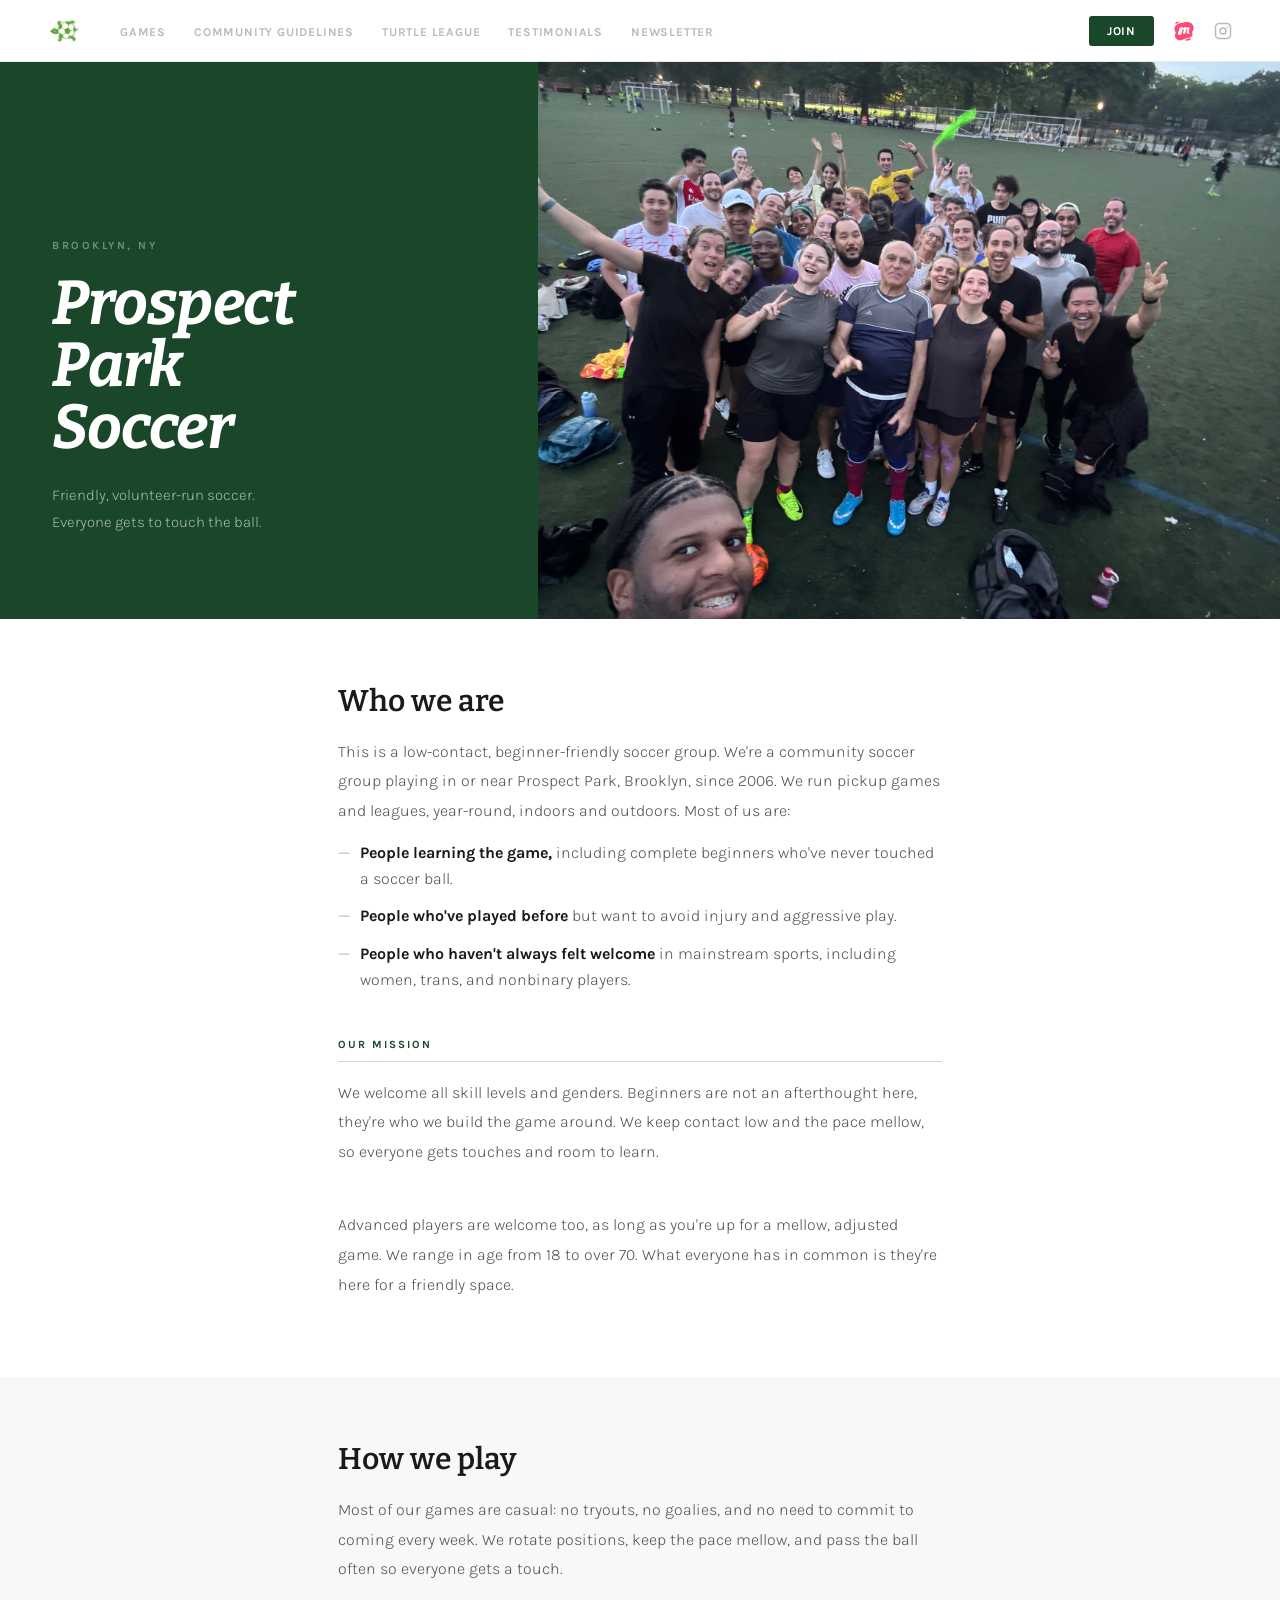
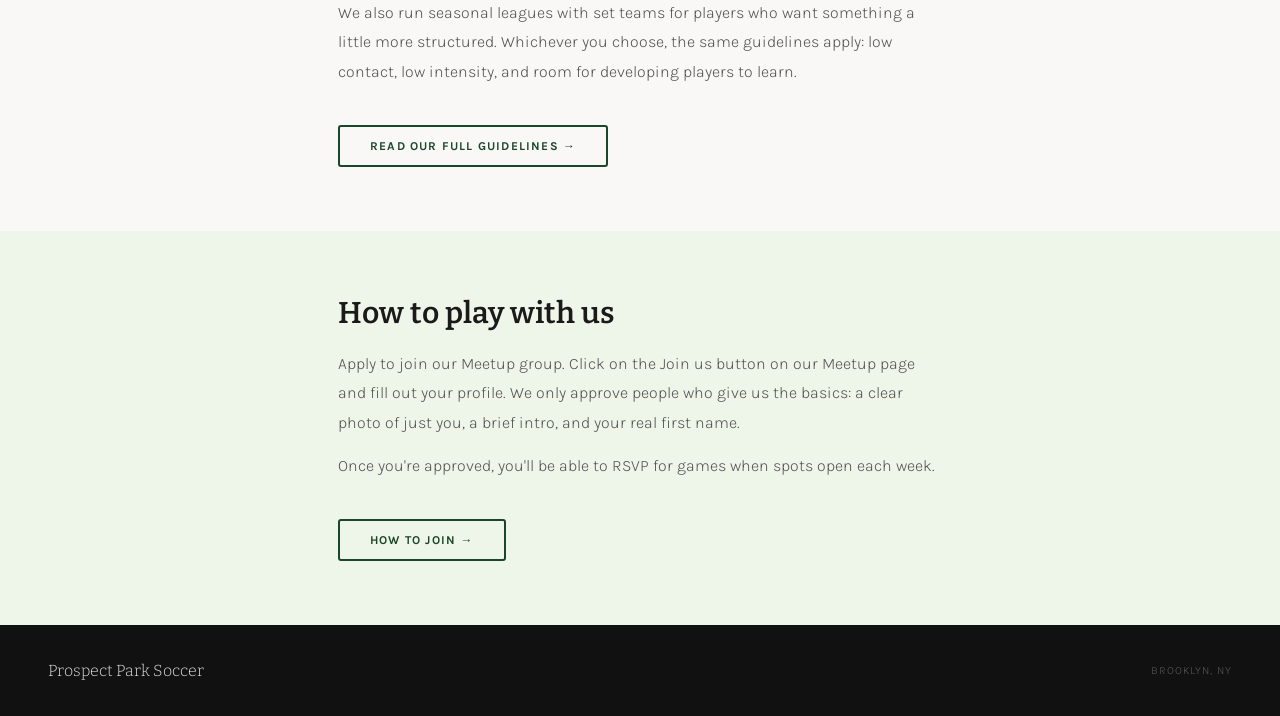
<file: index.html>
<!DOCTYPE html>
<html lang="en">
<head>
  <!-- Google tag (gtag.js) -->
  <script async src="https://www.googletagmanager.com/gtag/js?id=G-Y4GJDMDK9Y"></script>
  <script>
    window.dataLayer = window.dataLayer || [];
    function gtag(){dataLayer.push(arguments);}
    gtag('js', new Date());
    gtag('config', 'G-Y4GJDMDK9Y');
  </script>
  <meta charset="UTF-8">
  <meta name="viewport" content="width=device-width, initial-scale=1.0">
  <meta name="description" content="Prospect Park Soccer (PPS) is Brooklyn's recreational soccer community. Beginner soccer in New York City welcome. Join casual games, women soccer leagues, and events in Prospect Park. Open to all skill levels.">
  <title>Prospect Park Soccer | Brooklyn Recreational Soccer</title>
  <link rel="preconnect" href="https://fonts.googleapis.com">
  <link href="https://fonts.googleapis.com/css2?family=Bitter:ital,wght@0,400;0,600;1,400;1,700&family=Karla:wght@300;400;700&display=swap" rel="stylesheet">
  <link rel="stylesheet" href="site.css">
</head>
<body>

  <nav class="nav">
    <div class="nav-left">
      <a href="index.html">
        <img src="pps_turtle_300x300.png" alt="Prospect Park Soccer" class="nav-logo">
      </a>
      <ul class="nav-links" id="nav-links">
        <li><a href="games.html">Games</a></li>
        <li><a href="community-guidelines.html">Community Guidelines</a></li>
        <li><a href="turtle-league.html">Turtle League</a></li>
        <li><a href="testimonials.html">Testimonials</a></li>
        <li><a href="newsletter-signup.html">Newsletter</a></li>
      </ul>
    </div>
    <div class="nav-right">
      <a href="join.html" class="btn-nav-join">Join</a>
      <a href="https://www.meetup.com/prospect-park-soccer/" target="_blank" rel="noopener" class="nav-meetup" aria-label="Meetup">
        <img src="meetup-logo.png" alt="" class="nav-meetup-logo">
      </a>
      <a href="https://www.instagram.com/prospectparksoccer/" target="_blank" rel="noopener" class="nav-social" aria-label="Instagram">
        <svg width="18" height="18" viewBox="0 0 24 24" fill="none" stroke="currentColor" stroke-width="2" stroke-linecap="round" stroke-linejoin="round" style="display:block;"><rect x="2" y="2" width="20" height="20" rx="5" ry="5"></rect><circle cx="12" cy="12" r="4"></circle><circle cx="17.5" cy="6.5" r="1" fill="currentColor" stroke="none"></circle></svg>
      </a>
      <button class="nav-hamburger" id="hamburger" aria-label="Open menu">☰</button>
    </div>
  </nav>

  <main>

    <!-- HERO: SPLIT PANEL -->
    <div class="hero-split">
      <div class="hero-green">
        <p class="hero-eyebrow">Brooklyn, NY</p>
        <h1 class="hero-h1">Prospect<br>Park<br>Soccer</h1>
        <p class="hero-tagline">Friendly, volunteer-run soccer.<br>Everyone gets to touch the ball.</p>
      </div>
      <div class="hero-photo">
        <img src="homepage-photo.jpeg" alt="Group shot on the field at Prospect Park Soccer">
      </div>
    </div>

    <!-- WHO WE ARE -->
    <section class="section section--white">
      <div class="section-inner">
        <h2>Who we are</h2>
        <p>This is a low-contact, beginner-friendly soccer group. We're a community soccer group playing in or near Prospect Park, Brooklyn, since 2006. We run pickup games and leagues, year-round, indoors and outdoors. Most of us are:</p>

        <div class="rules-group">
          <ul>
            <li><strong>People learning the game,</strong> including complete beginners who've never touched a soccer ball.</li>
            <li><strong>People who've played before</strong> but want to avoid injury and aggressive play.</li>
            <li><strong>People who haven't always felt welcome</strong> in mainstream sports, including women, trans, and nonbinary players.</li>
          </ul>
        </div>

        <div class="rules-group">
          <h3>Our mission</h3>
          <p>We welcome all skill levels and genders. Beginners are not an afterthought here, they're who we build the game around. We keep contact low and the pace mellow, so everyone gets touches and room to learn.</p>
        </div>

        <p>Advanced players are welcome too, as long as you're up for a mellow, adjusted game. We range in age from 18 to over 70. What everyone has in common is they're here for a friendly space.</p>
      </div>
    </section>

    <!-- HOW WE PLAY -->
    <section class="section section--bg">
      <div class="section-inner">
        <h2>How we play</h2>
        <p>Most of our games are casual: no tryouts, no goalies, and no need to commit to coming every week. We rotate positions, keep the pace mellow, and pass the ball often so everyone gets a touch.</p>
        <p>We also run seasonal leagues with set teams for players who want something a little more structured. Whichever you choose, the same guidelines apply: low contact, low intensity, and room for developing players to learn.</p>
        <a href="community-guidelines.html" class="btn btn-outline-green">Read our full guidelines →</a>
      </div>
    </section>

    <!-- HOW TO PLAY WITH US -->
    <section class="section section--tint">
      <div class="section-inner">
        <h2>How to play with us</h2>
        <p>Apply to join our Meetup group. Click on the Join us button on our Meetup page and fill out your profile. We only approve people who give us the basics: a clear photo of just you, a brief intro, and your real first name.</p>
        <p>Once you're approved, you'll be able to RSVP for games when spots open each week.</p>
        <a href="join.html" class="btn btn-outline-green">How to join →</a>
      </div>
    </section>

  </main>

  <footer class="footer">
    <span class="footer-name">Prospect Park Soccer</span>
    <span class="footer-loc">Brooklyn, NY</span>
  </footer>

  <script>
    const hamburger = document.getElementById('hamburger');
    const navLinks  = document.getElementById('nav-links');
    hamburger.addEventListener('click', () => {
      const isOpen = navLinks.classList.toggle('open');
      hamburger.textContent = isOpen ? '✕' : '☰';
    });
    navLinks.querySelectorAll('a').forEach(a => {
      a.addEventListener('click', () => {
        navLinks.classList.remove('open');
        hamburger.textContent = '☰';
      });
    });
  </script>

</body>
</html>
</file>
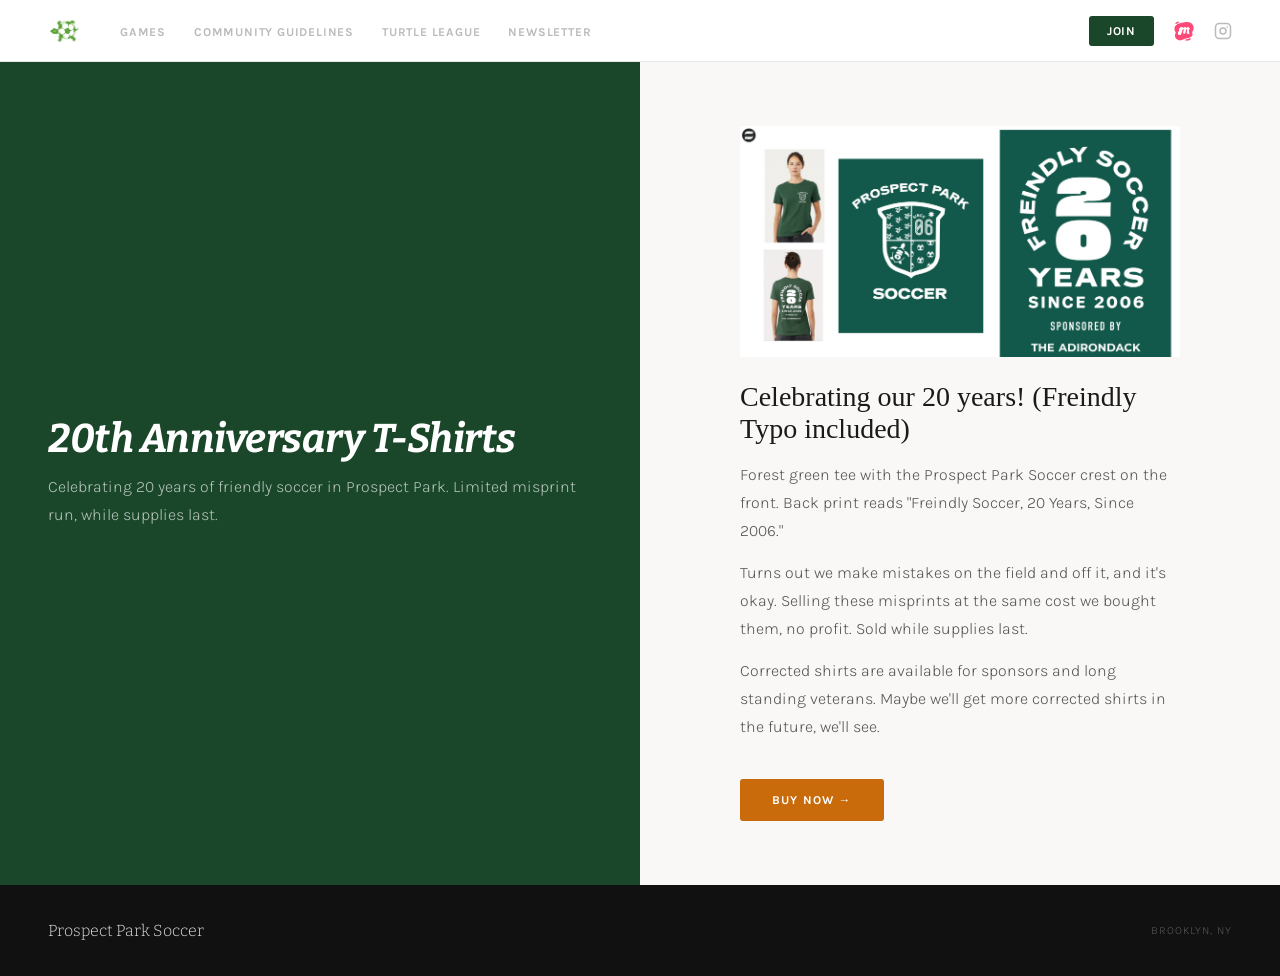
<file: 20th-anniversary-tshirts-misprint.html>
<!DOCTYPE html>
<html lang="en">
<head>
  <!-- Google tag (gtag.js) -->
  <script async src="https://www.googletagmanager.com/gtag/js?id=G-Y4GJDMDK9Y"></script>
  <script>
    window.dataLayer = window.dataLayer || [];
    function gtag(){dataLayer.push(arguments);}
    gtag('js', new Date());
    gtag('config', 'G-Y4GJDMDK9Y');
  </script>
  <meta charset="UTF-8">
  <meta name="viewport" content="width=device-width, initial-scale=1.0">
  <meta name="description" content="Get a limited-run 20th anniversary Prospect Park Soccer t-shirt. Celebrate 20 years of friendly soccer in Brooklyn — while supplies last.">
  <title>20th Anniversary T-Shirts | Prospect Park Soccer, Brooklyn</title>
  <link rel="preconnect" href="https://fonts.googleapis.com">
  <link href="https://fonts.googleapis.com/css2?family=Bitter:ital,wght@0,400;0,600;1,400;1,700&family=Karla:wght@300;400;700&display=swap" rel="stylesheet">
  <link rel="stylesheet" href="site.css">
</head>
<body>

  <nav class="nav">
    <div class="nav-left">
      <a href="index.html">
        <img src="pps_turtle_300x300.png" alt="Prospect Park Soccer" class="nav-logo">
      </a>
      <ul class="nav-links" id="nav-links">
        <li><a href="games.html">Games</a></li>
        <li><a href="community-guidelines.html">Community Guidelines</a></li>
        <li><a href="turtle-league.html">Turtle League</a></li>
        <li><a href="newsletter-signup.html">Newsletter</a></li>
      </ul>
    </div>
    <div class="nav-right">
      <a href="join.html" class="btn-nav-join">Join</a>
      <a href="https://www.meetup.com/prospect-park-soccer/" target="_blank" rel="noopener" class="nav-meetup" aria-label="Meetup">
        <img src="meetup-logo.png" alt="" class="nav-meetup-logo">
      </a>
      <a href="https://www.instagram.com/prospectparksoccer/" target="_blank" rel="noopener" class="nav-social" aria-label="Instagram">
        <svg width="18" height="18" viewBox="0 0 24 24" fill="none" stroke="currentColor" stroke-width="2" stroke-linecap="round" stroke-linejoin="round" style="display:block;"><rect x="2" y="2" width="20" height="20" rx="5" ry="5"></rect><circle cx="12" cy="12" r="4"></circle><circle cx="17.5" cy="6.5" r="1" fill="currentColor" stroke="none"></circle></svg>
      </a>
      <button class="nav-hamburger" id="hamburger" aria-label="Open menu">☰</button>
    </div>
  </nav>

  <main>

    <div class="newsletter-split">

      <!-- Left: header -->
      <div class="newsletter-left" style="flex-direction:row;">
        <div class="newsletter-text" style="flex:1; display:flex; flex-direction:column; justify-content:center;">
          <h1>20th Anniversary T-Shirts</h1>
          <p>Celebrating 20 years of friendly soccer in Prospect Park. Limited misprint run, while supplies last.</p>
        </div>
      </div>

      <!-- Right: photo on top, shirt details + purchase CTA below -->
      <div class="newsletter-right">
        <div class="newsletter-form-wrap">
          <img src="PPS_TEE_MISPRINT.jpeg" alt="Prospect Park Soccer 20th anniversary t-shirt, front crest and back print reading Friendly Soccer, 20 Years, Since 2006, Sponsored by The Adirondack" style="width:100%;height:auto;border-radius:2px;display:block;margin-bottom:24px;">
          <h2 style="font-family:'Young Serif', serif; font-size:28px; font-weight:400; color:var(--text-h); margin-bottom:16px;">Celebrating our 20 years! (Freindly Typo included)</h2>
          <p style="font-size:16px; line-height:1.75; color:var(--text-b); margin-bottom:14px;">Forest green tee with the Prospect Park Soccer crest on the front. Back print reads "Freindly Soccer, 20 Years, Since 2006."</p>
          <p style="font-size:16px; line-height:1.75; color:var(--text-b); margin-bottom:14px;">Turns out we make mistakes on the field and off it, and it's okay. Selling these misprints at the same cost we bought them, no profit. Sold while supplies last.</p>
          <p style="font-size:16px; line-height:1.75; color:var(--text-b); margin-bottom:14px;">Corrected shirts are available for sponsors and long standing veterans. Maybe we'll get more corrected shirts in the future, we'll see.</p>
          <a href="https://buy.stripe.com/6oU3cu31x6HRfYnd0MfnO01" class="btn btn-filled-amber" target="_blank" rel="noopener">Buy Now →</a>
        </div>
      </div>

    </div>

  </main>

  <footer class="footer">
    <span class="footer-name">Prospect Park Soccer</span>
    <span class="footer-loc">Brooklyn, NY</span>
  </footer>

  <script>
    const hamburger = document.getElementById('hamburger');
    const navLinks  = document.getElementById('nav-links');
    hamburger.addEventListener('click', () => {
      const isOpen = navLinks.classList.toggle('open');
      hamburger.textContent = isOpen ? '✕' : '☰';
    });
    navLinks.querySelectorAll('a').forEach(a => {
      a.addEventListener('click', () => {
        navLinks.classList.remove('open');
        hamburger.textContent = '☰';
      });
    });
  </script>
</body>
</html>
</file>
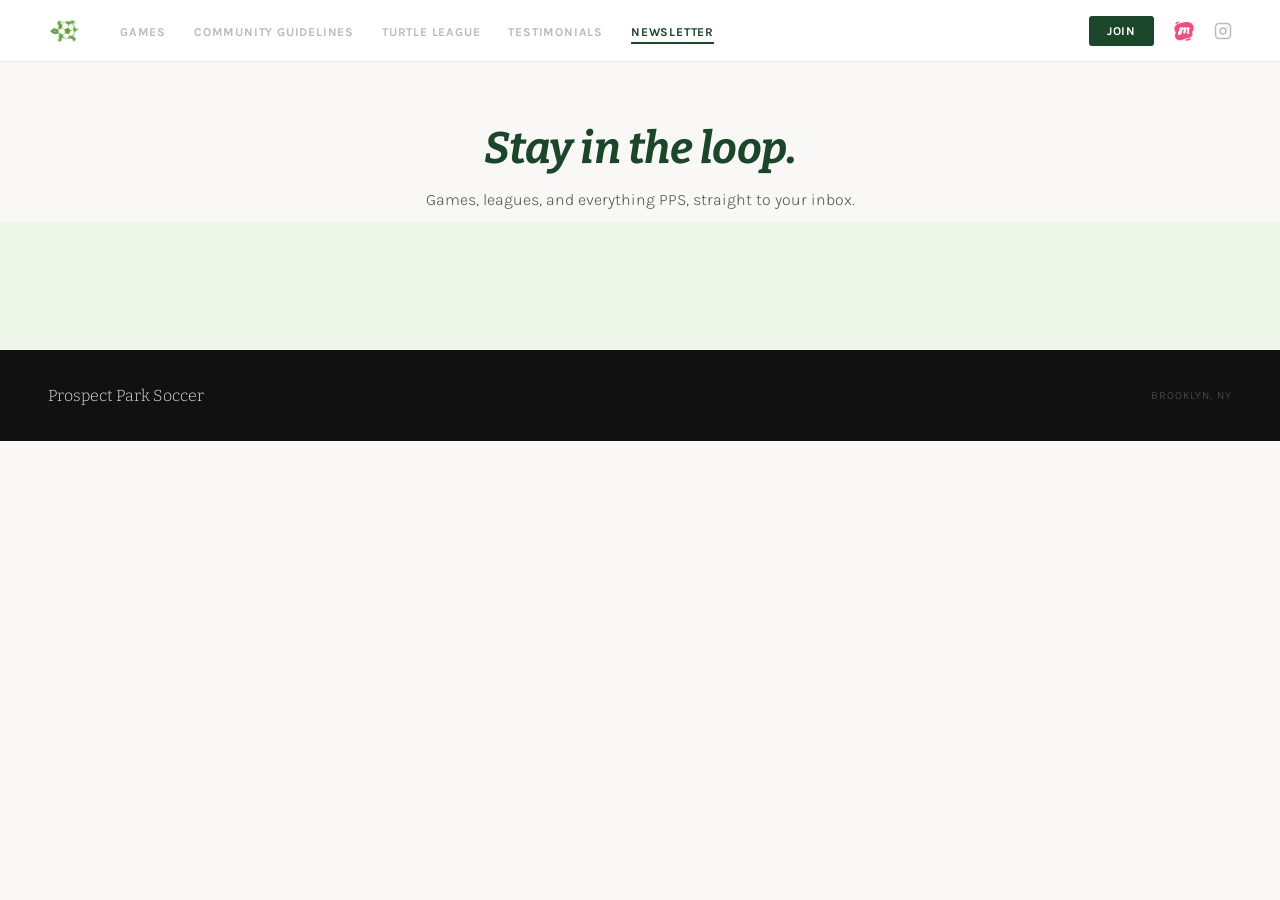
<file: newsletter-signup.html>
<!DOCTYPE html>
<html lang="en">
<head>
  <!-- Google tag (gtag.js) -->
  <script async src="https://www.googletagmanager.com/gtag/js?id=G-Y4GJDMDK9Y"></script>
  <script>
    window.dataLayer = window.dataLayer || [];
    function gtag(){dataLayer.push(arguments);}
    gtag('js', new Date());
    gtag('config', 'G-Y4GJDMDK9Y');
  </script>
  <meta charset="UTF-8">
  <meta name="viewport" content="width=device-width, initial-scale=1.0">
  <meta name="description" content="Sign up for the Prospect Park Soccer newsletter. Get updates on beginner soccer and women soccer games, leagues, and events in Brooklyn, New York City.">
  <title>Newsletter | Prospect Park Soccer, Brooklyn</title>
  <link rel="preconnect" href="https://fonts.googleapis.com">
  <link href="https://fonts.googleapis.com/css2?family=Bitter:ital,wght@0,400;0,600;1,400;1,700&family=Karla:wght@300;400;700&display=swap" rel="stylesheet">
  <link rel="stylesheet" href="site.css">
</head>
<body>

  <nav class="nav">
    <div class="nav-left">
      <a href="index.html">
        <img src="pps_turtle_300x300.png" alt="Prospect Park Soccer" class="nav-logo">
      </a>
      <ul class="nav-links" id="nav-links">
        <li><a href="games.html">Games</a></li>
        <li><a href="community-guidelines.html">Community Guidelines</a></li>
        <li><a href="turtle-league.html">Turtle League</a></li>
        <li><a href="testimonials.html">Testimonials</a></li>
        <li><a href="newsletter-signup.html" class="active">Newsletter</a></li>
      </ul>
    </div>
    <div class="nav-right">
      <a href="join.html" class="btn-nav-join">Join</a>
      <a href="https://www.meetup.com/prospect-park-soccer/" target="_blank" rel="noopener" class="nav-meetup" aria-label="Meetup">
        <img src="meetup-logo.png" alt="" class="nav-meetup-logo">
      </a>
      <a href="https://www.instagram.com/prospectparksoccer/" target="_blank" rel="noopener" class="nav-social" aria-label="Instagram">
        <svg width="18" height="18" viewBox="0 0 24 24" fill="none" stroke="currentColor" stroke-width="2" stroke-linecap="round" stroke-linejoin="round" style="display:block;"><rect x="2" y="2" width="20" height="20" rx="5" ry="5"></rect><circle cx="12" cy="12" r="4"></circle><circle cx="17.5" cy="6.5" r="1" fill="currentColor" stroke="none"></circle></svg>
      </a>
      <button class="nav-hamburger" id="hamburger" aria-label="Open menu">☰</button>
    </div>
  </nav>

  <main>

    <div class="page-intro">
      <div class="section-inner">
        <h1>Stay in the loop.</h1>
        <p>Games, leagues, and everything PPS, straight to your inbox.</p>
      </div>
    </div>

    <!-- SIGN UP -->
    <section class="section section--tint">
      <div class="section-inner">
        <div class="newsletter-form-wrap">
          <script async src="https://subscribe-forms.beehiiv.com/v3/loader.js" data-beehiiv-form="65462af9-aee8-45dc-8c5d-dd3229d39357"></script>
        </div>
      </div>
    </section>

  </main>

  <footer class="footer">
    <span class="footer-name">Prospect Park Soccer</span>
    <span class="footer-loc">Brooklyn, NY</span>
  </footer>

  <script>
    const hamburger = document.getElementById('hamburger');
    const navLinks  = document.getElementById('nav-links');
    hamburger.addEventListener('click', () => {
      const isOpen = navLinks.classList.toggle('open');
      hamburger.textContent = isOpen ? '✕' : '☰';
    });
    navLinks.querySelectorAll('a').forEach(a => {
      a.addEventListener('click', () => {
        navLinks.classList.remove('open');
        hamburger.textContent = '☰';
      });
    });
  </script>

  <template id="__bundler_thumbnail" data-bg-color="#1a472a">
    <svg viewBox="0 0 800 600" xmlns="http://www.w3.org/2000/svg">
      <rect width="800" height="600" fill="#1a472a"/>
      <rect x="0" y="0" width="400" height="600" fill="#1a472a"/>
      <rect x="400" y="0" width="400" height="600" fill="#F9F8F6"/>
      <text x="200" y="320" font-family="serif" font-size="72" font-style="italic" fill="white" text-anchor="middle">PPS</text>
    </svg>
  </template>
</body>
</html>
</file>
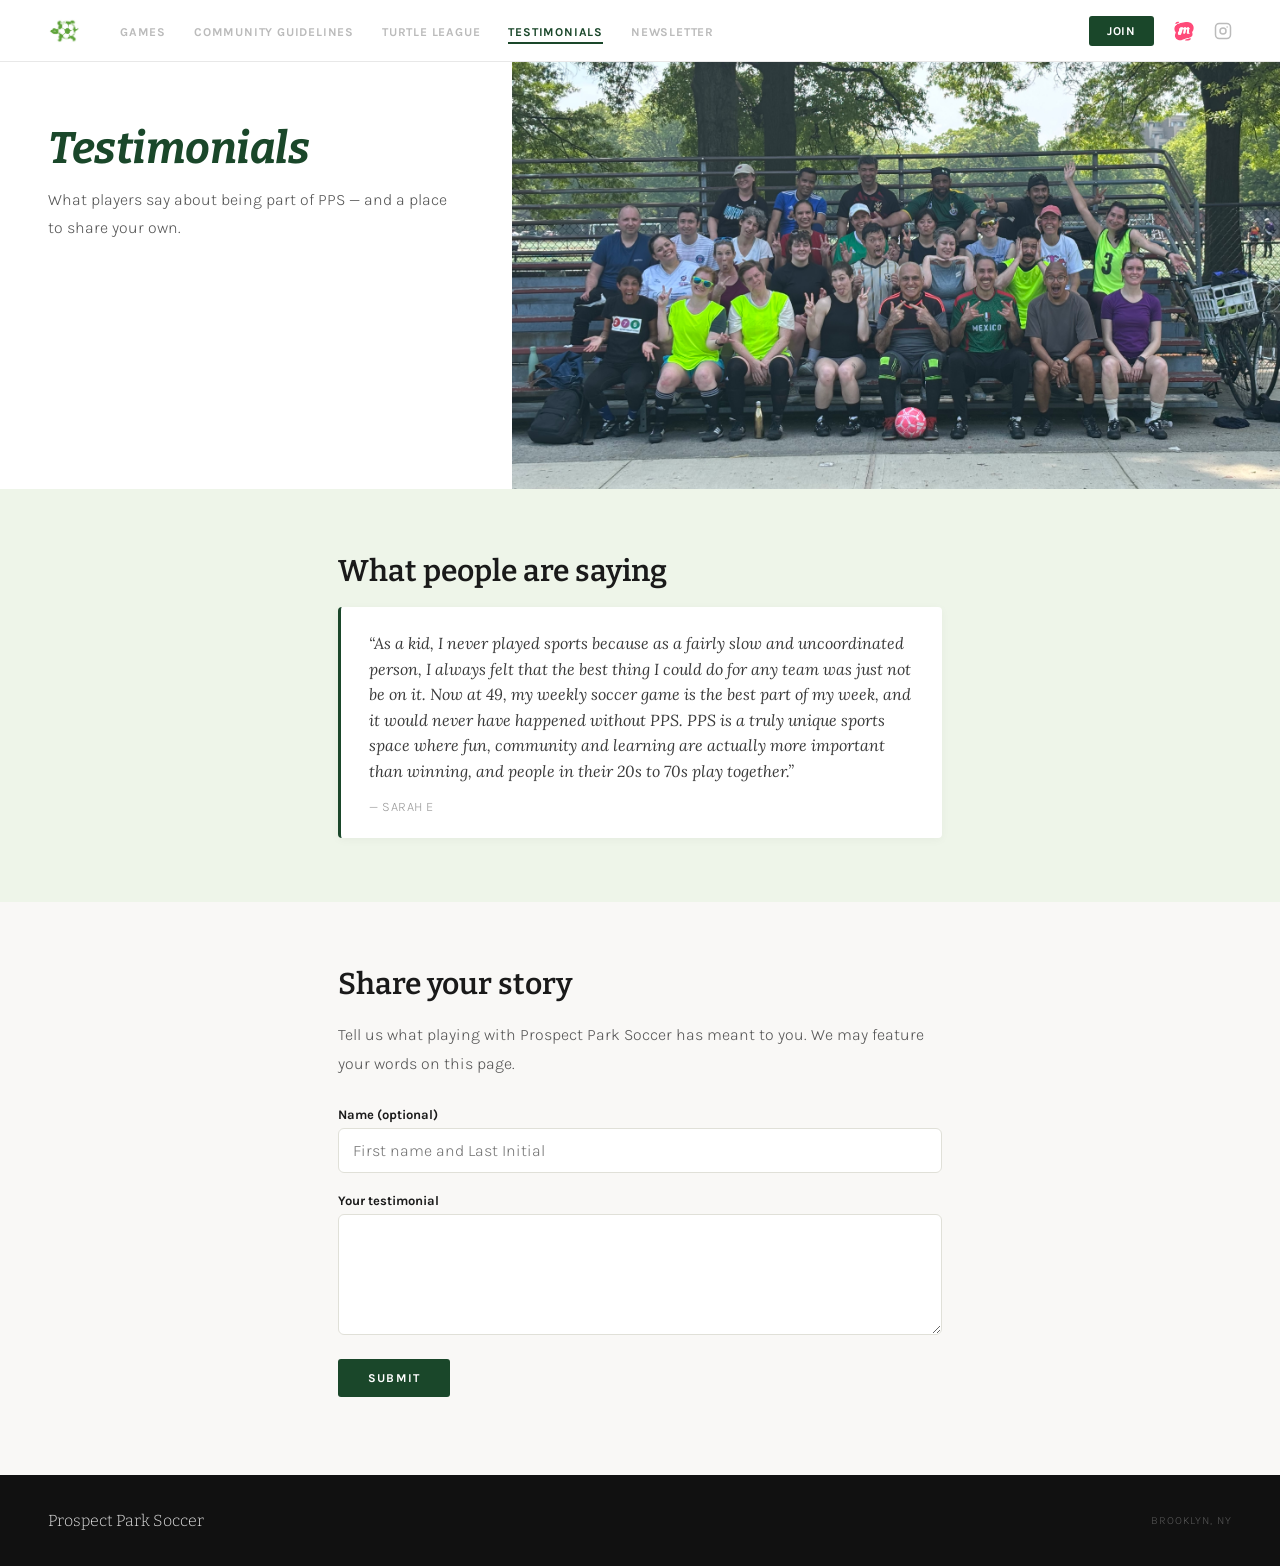
<file: testimonials.html>
<!DOCTYPE html>
<html lang="en">
<head>
  <!-- Google tag (gtag.js) -->
  <script async src="https://www.googletagmanager.com/gtag/js?id=G-Y4GJDMDK9Y"></script>
  <script>
    window.dataLayer = window.dataLayer || [];
    function gtag(){dataLayer.push(arguments);}
    gtag('js', new Date());
    gtag('config', 'G-Y4GJDMDK9Y');
  </script>
  <meta charset="UTF-8">
  <meta name="viewport" content="width=device-width, initial-scale=1.0">
  <meta name="description" content="What players say about Prospect Park Soccer, Brooklyn's beginner-friendly recreational soccer community. Share your own experience with us.">
  <title>Testimonials | Prospect Park Soccer, Brooklyn</title>
  <link rel="preconnect" href="https://fonts.googleapis.com">
  <link href="https://fonts.googleapis.com/css2?family=Bitter:ital,wght@0,400;0,600;1,400;1,700&family=Karla:wght@300;400;700&family=Lora:ital,wght@1,400&display=swap" rel="stylesheet">
  <link rel="stylesheet" href="site.css">
</head>
<body>

  <nav class="nav">
    <div class="nav-left">
      <a href="index.html">
        <img src="pps_turtle_300x300.png" alt="Prospect Park Soccer" class="nav-logo">
      </a>
      <ul class="nav-links" id="nav-links">
        <li><a href="games.html">Games</a></li>
        <li><a href="community-guidelines.html">Community Guidelines</a></li>
        <li><a href="turtle-league.html">Turtle League</a></li>
        <li><a href="testimonials.html" class="active">Testimonials</a></li>
        <li><a href="newsletter-signup.html">Newsletter</a></li>
      </ul>
    </div>
    <div class="nav-right">
      <a href="join.html" class="btn-nav-join">Join</a>
      <a href="https://www.meetup.com/prospect-park-soccer/" target="_blank" rel="noopener" class="nav-meetup" aria-label="Meetup">
        <img src="meetup-logo.png" alt="" class="nav-meetup-logo">
      </a>
      <a href="https://www.instagram.com/prospectparksoccer/" target="_blank" rel="noopener" class="nav-social" aria-label="Instagram">
        <svg width="18" height="18" viewBox="0 0 24 24" fill="none" stroke="currentColor" stroke-width="2" stroke-linecap="round" stroke-linejoin="round" style="display:block;"><rect x="2" y="2" width="20" height="20" rx="5" ry="5"></rect><circle cx="12" cy="12" r="4"></circle><circle cx="17.5" cy="6.5" r="1" fill="currentColor" stroke="none"></circle></svg>
      </a>
      <button class="nav-hamburger" id="hamburger" aria-label="Open menu">☰</button>
    </div>
  </nav>

  <main>

    <div class="page-hero page-hero--white">
      <div class="page-hero-text page-hero-text--top">
        <h1>Testimonials</h1>
        <p>What players say about being part of PPS &mdash; and a place to share your own.</p>
      </div>
      <div class="hero-photo">
        <img src="newsletter-photo.jpeg" alt="Prospect Park Soccer players on the bleachers">
      </div>
    </div>

    <!-- WHAT PEOPLE ARE SAYING -->
    <section class="section section--tint">
      <div class="section-inner">
        <h2>What people are saying</h2>

        <!-- ===== TESTIMONIAL CARD — duplicate this block per testimonial ===== -->
        <div class="testimonial-cards">
          <blockquote class="testimonial-card">
            <p>&ldquo;As a kid, I never played sports because as a fairly slow and uncoordinated person, I always felt that the best thing I could do for any team was just not be on it. Now at 49, my weekly soccer game is the best part of my week, and it would never have happened without PPS. PPS is a truly unique sports space where fun, community and learning are actually more important than winning, and people in their 20s to 70s play together.&rdquo;</p>
            <footer>&mdash; Sarah E</footer>
          </blockquote>
        </div>

      </div>
    </section>

    <!-- SHARE YOUR STORY -->
    <section class="section section--bg">
      <div class="section-inner">
        <h2>Share your story</h2>
        <p style="margin-bottom:28px;">Tell us what playing with Prospect Park Soccer has meant to you. We may feature your words on this page.</p>

        <!-- FormSubmit hash below delivers to the PPS inbox; the plain address
             is never committed. Reused from the Turtle League testimonials page,
             see how-to-create-testimonials-page.md for details. -->
        <form id="testimonialForm" class="testimonial-form" action="https://formsubmit.co/79232799d4cb2761e7c51641240d76c0" method="POST">
          <div class="field">
            <label for="tf-name">Name (optional)</label>
            <input type="text" id="tf-name" name="name" autocomplete="name" placeholder="First name and Last Initial">
          </div>
          <div class="field">
            <label for="tf-testimonial">Your testimonial</label>
            <textarea id="tf-testimonial" name="testimonial" rows="5" required minlength="20"></textarea>
          </div>

          <!-- FormSubmit config -->
          <input type="hidden" name="_subject" value="New Prospect Park Soccer testimonial">
          <input type="hidden" name="_captcha" value="false">
          <input type="hidden" name="_template" value="table">
          <!-- Honeypot: hidden from real visitors, bots tend to fill every field -->
          <input type="text" name="_honey" style="display:none" tabindex="-1" autocomplete="off" aria-hidden="true">

          <button type="submit">Submit</button>
          <div id="formStatus" role="status" aria-live="polite"></div>
        </form>
      </div>
    </section>

  </main>

  <footer class="footer">
    <span class="footer-name">Prospect Park Soccer</span>
    <span class="footer-loc">Brooklyn, NY</span>
  </footer>

  <script>
    const hamburger = document.getElementById('hamburger');
    const navLinks  = document.getElementById('nav-links');
    hamburger.addEventListener('click', () => {
      const isOpen = navLinks.classList.toggle('open');
      hamburger.textContent = isOpen ? '✕' : '☰';
    });
    navLinks.querySelectorAll('a').forEach(a => {
      a.addEventListener('click', () => {
        navLinks.classList.remove('open');
        hamburger.textContent = '☰';
      });
    });
  </script>

  <script>
    const FORM_HASH = '79232799d4cb2761e7c51641240d76c0';

    const form = document.getElementById('testimonialForm');
    const status = document.getElementById('formStatus');
    const submitBtn = form.querySelector('button[type="submit"]');

    function showStatus(message, kind) {
      status.textContent = message;
      status.className = kind;
    }

    form.addEventListener('submit', function (e) {
      e.preventDefault();

      submitBtn.disabled = true;
      showStatus('Sending…', '');

      const data = Object.fromEntries(new FormData(form).entries());

      fetch('https://formsubmit.co/ajax/' + FORM_HASH, {
        method: 'POST',
        headers: { 'Content-Type': 'application/json', 'Accept': 'application/json' },
        body: JSON.stringify(data)
      })
        .then(function (r) {
          if (!r.ok) throw new Error('Request failed');
          return r.json();
        })
        .then(function () {
          showStatus('Thank you — your testimonial was sent!', 'success');
          form.reset();
        })
        .catch(function () {
          showStatus('Something went wrong — please try again or email us directly.', 'error');
        })
        .finally(function () {
          submitBtn.disabled = false;
        });
    });
  </script>

</body>
</html>
</file>
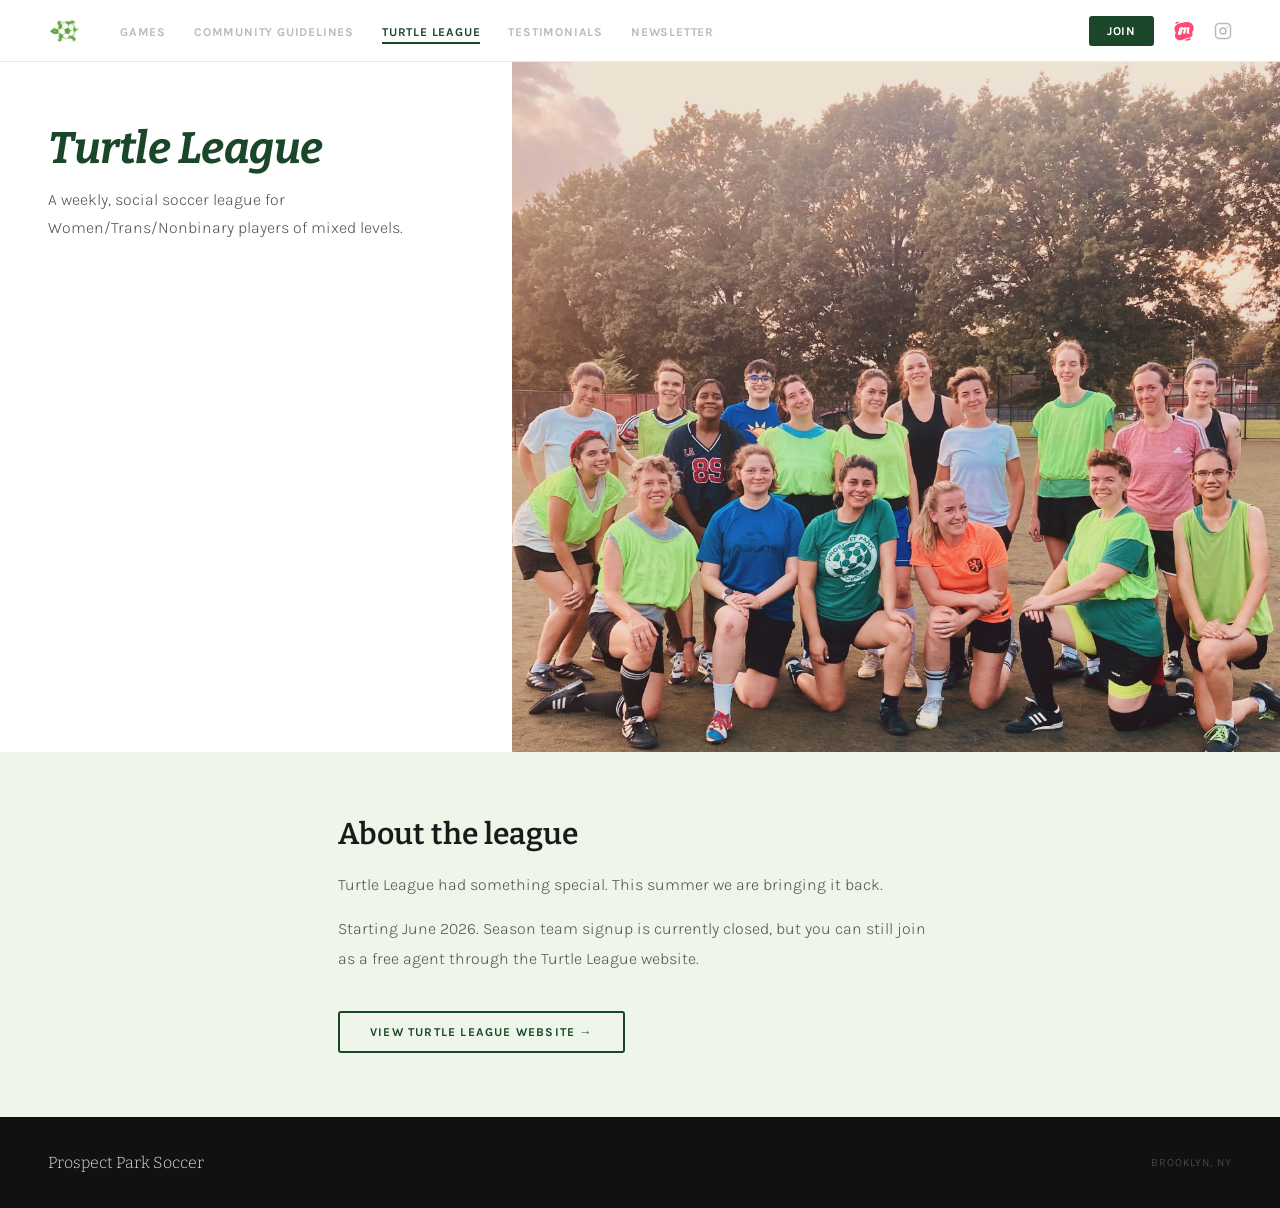
<file: turtle-league.html>
<!DOCTYPE html>
<html lang="en">
<head>
  <!-- Google tag (gtag.js) -->
  <script async src="https://www.googletagmanager.com/gtag/js?id=G-Y4GJDMDK9Y"></script>
  <script>
    window.dataLayer = window.dataLayer || [];
    function gtag(){dataLayer.push(arguments);}
    gtag('js', new Date());
    gtag('config', 'G-Y4GJDMDK9Y');
  </script>
  <meta charset="UTF-8">
  <meta name="viewport" content="width=device-width, initial-scale=1.0">
  <meta name="description" content="Turtle League 2026, a weekly women soccer league in New York City for Women/Trans/Nonbinary players in Brooklyn by Prospect Park Soccer.">
  <title>Turtle League 2026 | Prospect Park Soccer, Brooklyn</title>
  <link rel="preconnect" href="https://fonts.googleapis.com">
  <link href="https://fonts.googleapis.com/css2?family=Bitter:ital,wght@0,400;0,600;1,400;1,700&family=Karla:wght@300;400;700&display=swap" rel="stylesheet">
  <link rel="stylesheet" href="site.css">
</head>
<body>

  <nav class="nav">
    <div class="nav-left">
      <a href="index.html">
        <img src="pps_turtle_300x300.png" alt="Prospect Park Soccer" class="nav-logo">
      </a>
      <ul class="nav-links" id="nav-links">
        <li><a href="games.html">Games</a></li>
        <li><a href="community-guidelines.html">Community Guidelines</a></li>
        <li><a href="turtle-league.html" class="active">Turtle League</a></li>
        <li><a href="testimonials.html">Testimonials</a></li>
        <li><a href="newsletter-signup.html">Newsletter</a></li>
      </ul>
    </div>
    <div class="nav-right">
      <a href="join.html" class="btn-nav-join">Join</a>
      <a href="https://www.meetup.com/prospect-park-soccer/" target="_blank" rel="noopener" class="nav-meetup" aria-label="Meetup">
        <img src="meetup-logo.png" alt="" class="nav-meetup-logo">
      </a>
      <a href="https://www.instagram.com/prospectparksoccer/" target="_blank" rel="noopener" class="nav-social" aria-label="Instagram">
        <svg width="18" height="18" viewBox="0 0 24 24" fill="none" stroke="currentColor" stroke-width="2" stroke-linecap="round" stroke-linejoin="round" style="display:block;"><rect x="2" y="2" width="20" height="20" rx="5" ry="5"></rect><circle cx="12" cy="12" r="4"></circle><circle cx="17.5" cy="6.5" r="1" fill="currentColor" stroke="none"></circle></svg>
      </a>
      <button class="nav-hamburger" id="hamburger" aria-label="Open menu">☰</button>
    </div>
  </nav>

  <main>

    <div class="page-hero page-hero--white">
      <div class="page-hero-text page-hero-text--top">
        <h1>Turtle League</h1>
        <p>A weekly, social soccer league for Women/Trans/Nonbinary players of mixed levels.</p>
      </div>
      <div class="hero-photo">
        <img src="pps-wtnb-summer-2025.jpeg" alt="Turtle League team photo">
      </div>
    </div>

    <!-- ABOUT -->
    <section class="section section--tint">
      <div class="section-inner">
        <h2>About the league</h2>
        <p>Turtle League had something special. This summer we are bringing it back.</p>
        <p>Starting June 2026. Season team signup is currently closed, but you can still join as a free agent through the Turtle League website.</p>
        <a href="https://turtleleague.com" class="btn btn-outline-green" target="_blank" rel="noopener">View Turtle League Website →</a>
      </div>
    </section>


  </main>

  <footer class="footer">
    <span class="footer-name">Prospect Park Soccer</span>
    <span class="footer-loc">Brooklyn, NY</span>
  </footer>

  <script>
    const hamburger = document.getElementById('hamburger');
    const navLinks  = document.getElementById('nav-links');
    hamburger.addEventListener('click', () => {
      const isOpen = navLinks.classList.toggle('open');
      hamburger.textContent = isOpen ? '✕' : '☰';
    });
    navLinks.querySelectorAll('a').forEach(a => {
      a.addEventListener('click', () => {
        navLinks.classList.remove('open');
        hamburger.textContent = '☰';
      });
    });
  </script>

</body>
</html>
</file>
<file: site.css>
/* Prospect Park Soccer — site.css */

:root {
  --brand:      #1a472a;
  --brand-tint: #eef5e9;
  --brand-mid:  #c8dcc0;
  --tl-amber:   #C96B0A;
  --bg:         #F9F8F6;
  --footer:     #111111;
  --text-h:     #1a1a1a;
  --text-b:     #555555;
  --text-m:     #999999;
}

*, *::before, *::after {
  box-sizing: border-box;
  margin: 0;
  padding: 0;
}

html { scroll-behavior: smooth; }

body {
  font-family: 'Karla', sans-serif;
  font-weight: 300;
  background: var(--bg);
  color: var(--text-b);
  -webkit-font-smoothing: antialiased;
}

/* ── Navigation ───────────────────────────────── */

.nav {
  position: sticky;
  top: 0;
  z-index: 100;
  background: #fff;
  border-bottom: 1px solid #e8e8e8;
  padding: 0 48px;
  height: 62px;
  display: flex;
  align-items: center;
  justify-content: space-between;
}

.nav-left {
  display: flex;
  align-items: center;
  gap: 36px;
}

.nav-right {
  display: flex;
  align-items: center;
  gap: 20px;
}

.nav-logo {
  width: 36px;
  height: 36px;
  object-fit: contain;
  mix-blend-mode: multiply;
  display: block;
}

.nav-links {
  display: flex;
  gap: 28px;
  list-style: none;
}

.nav-social {
  display: flex;
  color: #bbb;
  transition: color 0.15s;
}

.nav-social:hover {
  color: var(--brand);
}

.nav-meetup {
  display: flex;
  align-items: center;
  transition: opacity 0.15s;
}

.nav-meetup:hover {
  opacity: 0.7;
}

.nav-meetup-logo {
  width: 20px;
  height: 20px;
  object-fit: contain;
  display: block;
}

.btn-nav-join {
  font-family: 'Karla', sans-serif;
  font-size: 12px;
  font-weight: 700;
  text-transform: uppercase;
  letter-spacing: 0.8px;
  text-decoration: none;
  color: #fff;
  background: var(--brand);
  border-radius: 3px;
  padding: 8px 18px;
  transition: background 0.15s;
}

.btn-nav-join:hover,
.btn-nav-join.active {
  background: #143620;
}

.nav-links a {
  font-size: 12px;
  font-weight: 700;
  text-transform: uppercase;
  letter-spacing: 0.8px;
  color: #bbb;
  text-decoration: none;
  padding-bottom: 3px;
  border-bottom: 2px solid transparent;
  transition: color 0.15s, border-color 0.15s;
}

.nav-links a:hover {
  color: var(--brand);
}

.nav-links a.active {
  color: var(--brand);
  border-bottom-color: var(--brand);
}

.nav-hamburger {
  display: none;
  background: none;
  border: none;
  font-size: 26px;
  cursor: pointer;
  color: var(--text-h);
  padding: 4px;
  line-height: 1;
}

/* ── Home Hero ────────────────────────────────── */

.hero-split {
  display: flex;
  min-height: 500px;
}

.hero-green {
  flex: 0 0 42%;
  background: var(--brand);
  padding: 56px 52px;
  display: flex;
  flex-direction: column;
  justify-content: flex-end;
}

.hero-photo {
  flex: 1;
  min-width: 0;
}

.hero-eyebrow {
  font-size: 11px;
  font-weight: 700;
  text-transform: uppercase;
  letter-spacing: 2.5px;
  color: rgba(255,255,255,0.38);
  margin-bottom: 20px;
}

.hero-h1 {
  font-family: 'Bitter', serif;
  font-size: 62px;
  font-style: italic;
  font-weight: 700;
  color: #fff;
  line-height: 1.0;
  letter-spacing: -1.5px;
  margin-bottom: 24px;
}

.hero-tagline {
  font-size: 15px;
  color: rgba(255,255,255,0.62);
  line-height: 1.75;
  font-weight: 300;
  margin-bottom: 28px;
}

/* ── Photo Placeholder ────────────────────────── */

.photo-placeholder {
  background-color: var(--brand-mid);
  background-image: repeating-linear-gradient(
    45deg,
    rgba(26,71,42,0.12) 0,
    rgba(26,71,42,0.12) 4px,
    transparent 4px,
    transparent 14px
  );
  display: flex;
  align-items: center;
  justify-content: center;
  overflow: hidden;
}

.hero-photo > img {
  width: 100%;
  height: 100%;
  object-fit: cover;
  display: block;
}

.photo-label {
  font-size: 11px;
  font-weight: 700;
  letter-spacing: 2px;
  text-transform: uppercase;
  color: rgba(26,71,42,0.5);
}

/* ── Content Sections ─────────────────────────── */

.section {
  padding: 64px 0;
}

.section--white { background: #fff; }
.section--tint  { background: var(--brand-tint); }
.section--bg    { background: var(--bg); }

.section-inner {
  max-width: 700px;
  margin: 0 auto;
  padding: 0 48px;
}

.section-inner h2 {
  font-family: 'Bitter', serif;
  font-size: 30px;
  font-weight: 600;
  color: var(--text-h);
  margin-bottom: 18px;
}

.section-inner p {
  font-size: 16px;
  line-height: 1.85;
  color: var(--text-b);
  margin-bottom: 14px;
}

/* ── Buttons ──────────────────────────────────── */

.btn {
  display: inline-block;
  font-family: 'Karla', sans-serif;
  font-size: 12px;
  font-weight: 700;
  text-transform: uppercase;
  letter-spacing: 1.2px;
  text-decoration: none;
  border-radius: 3px;
  padding: 12px 30px;
  border: 2px solid transparent;
  transition: background 0.15s, color 0.15s, border-color 0.15s, filter 0.15s;
  cursor: pointer;
  margin-top: 24px;
}

.btn-outline-green {
  color: var(--brand);
  border-color: var(--brand);
  background: transparent;
}
.btn-outline-green:hover {
  background: var(--brand);
  color: #fff;
}

.btn-outline-white {
  color: #fff;
  border-color: rgba(255,255,255,0.55);
  background: transparent;
  align-self: flex-start;
}
.btn-outline-white:hover {
  background: rgba(255,255,255,0.1);
}

.btn-filled-amber {
  color: #fff;
  background: var(--tl-amber);
  border-color: var(--tl-amber);
  align-self: flex-start;
}
.btn-filled-amber:hover {
  filter: brightness(0.88);
}

/* ── Page Header (inner pages) ────────────────── */

.page-hero {
  display: flex;
  min-height: 420px;
}

.page-hero-text {
  flex: 0 0 40%;
  display: flex;
  flex-direction: column;
  justify-content: center;
  padding: 48px;
}

.page-hero-text h1 {
  font-family: 'Bitter', serif;
  font-size: 44px;
  font-style: italic;
  font-weight: 700;
  color: var(--brand);
  line-height: 1.05;
  letter-spacing: -0.5px;
  margin-bottom: 14px;
}

.page-hero-text p {
  color: var(--text-b);
  font-size: 16px;
  font-weight: 300;
  line-height: 1.75;
  margin-bottom: 0;
}

.page-intro {
  padding: 64px 0 8px;
  text-align: center;
}

.page-intro h1 {
  font-family: 'Bitter', serif;
  font-size: 44px;
  font-style: italic;
  font-weight: 700;
  color: var(--brand);
  line-height: 1.05;
  letter-spacing: -0.5px;
  margin-bottom: 14px;
}

.page-intro p {
  color: var(--text-b);
  font-size: 16px;
  font-weight: 300;
  line-height: 1.75;
  margin-bottom: 0;
}

.page-hero--white {
  background: #fff;
}

.page-hero-text--top {
  justify-content: flex-start;
  padding-top: 64px;
}

/* ── Games two-column layout ──────────────────── */

.games-split {
  display: grid;
  grid-template-columns: 1fr 1fr;
  align-items: start;
}

.games-col {
  display: flex;
  flex-direction: column;
}

.games-col-photo {
  width: 100%;
  aspect-ratio: 4 / 3;
  overflow: hidden;
}

.games-col-photo img {
  width: 100%;
  height: 100%;
  object-fit: cover;
  object-position: center;
  display: block;
}

.games-col-photo.photo-placeholder {
  aspect-ratio: 4 / 3;
  display: flex;
  align-items: center;
  justify-content: center;
}

.games-col-content {
  padding: 48px 48px 64px;
}

.games-col-content h2 {
  font-family: 'Bitter', serif;
  font-size: 28px;
  font-weight: 400;
  color: var(--text-h);
  margin-bottom: 28px;
}

.games-col:first-child {
  border-right: 1px solid #e8e8e8;
}

.games-col:first-child .games-col-content {
  background: #fff;
}

.games-col:last-child .games-col-content {
  background: var(--brand-tint);
}

@media (max-width: 768px) {
  .games-split {
    grid-template-columns: 1fr;
  }
  .games-col:first-child {
    border-right: none;
    border-bottom: 1px solid #e8e8e8;
  }
  .games-col-content {
    padding: 36px 24px 48px;
  }
}

/* ── Rules (How We Play) ──────────────────────── */

.rules-group {
  margin-bottom: 44px;
}

.rules-group:last-child {
  margin-bottom: 0;
}

.rules-group h3 {
  font-family: 'Karla', sans-serif;
  font-size: 11px;
  font-weight: 700;
  text-transform: uppercase;
  letter-spacing: 2px;
  color: var(--brand);
  margin-bottom: 16px;
  padding-bottom: 10px;
  border-bottom: 1px solid var(--brand-mid);
}

.rules-group ul {
  list-style: none;
  padding: 0;
  display: flex;
  flex-direction: column;
  gap: 11px;
}

.rules-group li {
  font-size: 16px;
  line-height: 1.65;
  color: var(--text-b);
  padding-left: 22px;
  position: relative;
}

.rules-group li::before {
  content: '—';
  position: absolute;
  left: 0;
  color: var(--brand-mid);
  font-weight: 700;
}

.rules-group li strong {
  color: var(--text-h);
  font-weight: 700;
}

/* ── Newsletter ───────────────────────────────── */

.newsletter-split {
  display: flex;
  align-items: stretch;
}

.newsletter-left {
  flex: 0 0 50%;
  display: flex;
  flex-direction: column;
}

.newsletter-left img {
  width: 100%;
  height: auto;
  display: block;
}

.newsletter-text {
  flex: 1;
  background: var(--brand);
  padding: 40px 48px;
}

.newsletter-text h1 {
  font-family: 'Bitter', serif;
  font-size: 40px;
  font-style: italic;
  font-weight: 700;
  color: #fff;
  line-height: 1.1;
  letter-spacing: -0.5px;
  margin-bottom: 12px;
}

.newsletter-text p {
  font-size: 16px;
  color: rgba(255,255,255,0.68);
  line-height: 1.75;
  font-weight: 300;
  margin-bottom: 0;
}

.newsletter-right {
  flex: 1;
  background: #F9F8F6;
  display: flex;
  align-items: center;
  justify-content: center;
  padding: 64px 52px;
  min-height: 400px;
}

.newsletter-form-wrap {
  width: 100%;
  max-width: 440px;
  margin: 0 auto;
}

/* ── Footer ───────────────────────────────────── */

.footer {
  background: var(--footer);
  padding: 36px 48px;
  display: flex;
  align-items: center;
  justify-content: space-between;
}

.footer-name {
  font-family: 'Bitter', serif;
  font-size: 16px;
  color: rgba(255,255,255,0.88);
}

.footer-loc {
  font-size: 11px;
  color: #555;
  letter-spacing: 1px;
  text-transform: uppercase;
}

/* ── Testimonials ─────────────────────────────── */

.testimonial-cards {
  display: grid;
  grid-template-columns: repeat(auto-fit, minmax(260px, 1fr));
  gap: 24px;
}

.testimonial-card {
  background: #fff;
  border-left: 3px solid var(--brand);
  border-radius: 4px;
  padding: 24px 28px;
  box-shadow: 0 2px 10px rgba(0,0,0,0.04);
}

.testimonial-card p {
  font-family: 'Lora', serif;
  font-style: italic;
  font-weight: 400;
  font-size: 16px;
  line-height: 1.6;
  color: #3a3a3a;
  margin-bottom: 14px;
}

.testimonial-card footer {
  font-size: 13px;
  letter-spacing: 0.5px;
  text-transform: uppercase;
  color: var(--text-m);
}

.testimonial-form label {
  display: block;
  font-size: 13px;
  font-weight: 700;
  color: var(--text-h);
  margin-bottom: 6px;
}

.testimonial-form .field {
  margin-bottom: 20px;
}

.testimonial-form input[type="text"],
.testimonial-form textarea {
  width: 100%;
  font: inherit;
  font-size: 16px;
  color: var(--text-h);
  background: #fff;
  border: 1px solid #e0e0d8;
  border-radius: 6px;
  padding: 12px 14px;
  resize: vertical;
}

.testimonial-form input[type="text"]:focus,
.testimonial-form textarea:focus {
  outline: none;
  border-color: var(--brand);
}

.testimonial-form button[type="submit"] {
  font: inherit;
  font-size: 12px;
  font-weight: 700;
  text-transform: uppercase;
  letter-spacing: 1.2px;
  color: #fff;
  background: var(--brand);
  border: none;
  border-radius: 3px;
  padding: 12px 30px;
  cursor: pointer;
  transition: background 0.15s;
}

.testimonial-form button[type="submit"]:hover {
  background: #143620;
}

.testimonial-form button[type="submit"]:disabled {
  background: #999;
  cursor: not-allowed;
}

#formStatus {
  margin-top: 14px;
  font-size: 14px;
}

#formStatus.success { color: var(--brand); }
#formStatus.error { color: #b3261e; }

/* ── Responsive ───────────────────────────────── */

@media (max-width: 768px) {
  .nav {
    padding: 0 20px;
    position: relative;
  }

  .nav-hamburger {
    display: block;
  }

  .nav-right {
    gap: 14px;
  }

  .btn-nav-join {
    padding: 7px 14px;
  }

  .nav-links {
    display: none;
    position: absolute;
    top: 62px;
    left: 0;
    right: 0;
    background: #fff;
    flex-direction: column;
    gap: 0;
    border-bottom: 1px solid #e8e8e8;
    box-shadow: 0 4px 12px rgba(0,0,0,.06);
    z-index: 200;
  }

  .nav-links.open {
    display: flex;
  }

  .nav-links li a {
    display: block;
    padding: 14px 20px;
    border-bottom: 1px solid #f0f0f0;
    border-bottom-width: 1px !important;
  }

  .nav-links li:last-child a {
    border-bottom: none !important;
  }

  .hero-split,
  .page-hero {
    flex-direction: column;
    min-height: auto;
  }

  .hero-green,
  .page-hero-text {
    flex: none;
    width: 100%;
    padding: 48px 24px;
  }

  .hero-photo {
    flex: none;
    width: 100%;
    height: 260px;
  }

  .hero-h1 {
    font-size: 44px;
  }

  .btn-outline-white,
  .btn-filled-amber {
    align-self: auto;
  }

  .section {
    padding: 48px 0;
  }

  .section-inner {
    padding: 0 24px;
  }

  .page-hero-text h1,
  .page-intro h1 {
    font-size: 34px;
  }

  .newsletter-split {
    flex-direction: column;
  }

  .newsletter-left {
    flex: none;
    width: 100%;
  }

  .newsletter-text {
    padding: 36px 24px;
  }

  .newsletter-text h1 {
    font-size: 32px;
  }

  .newsletter-right {
    padding: 48px 24px;
    min-height: 300px;
  }

  .newsletter-section {
    padding: 64px 0;
  }

  .newsletter-wrap {
    padding: 0 24px;
  }

  .newsletter-wrap h1 {
    font-size: 34px;
  }

  .footer {
    padding: 28px 24px;
    flex-direction: column;
    gap: 8px;
    text-align: center;
  }

}
</file>
